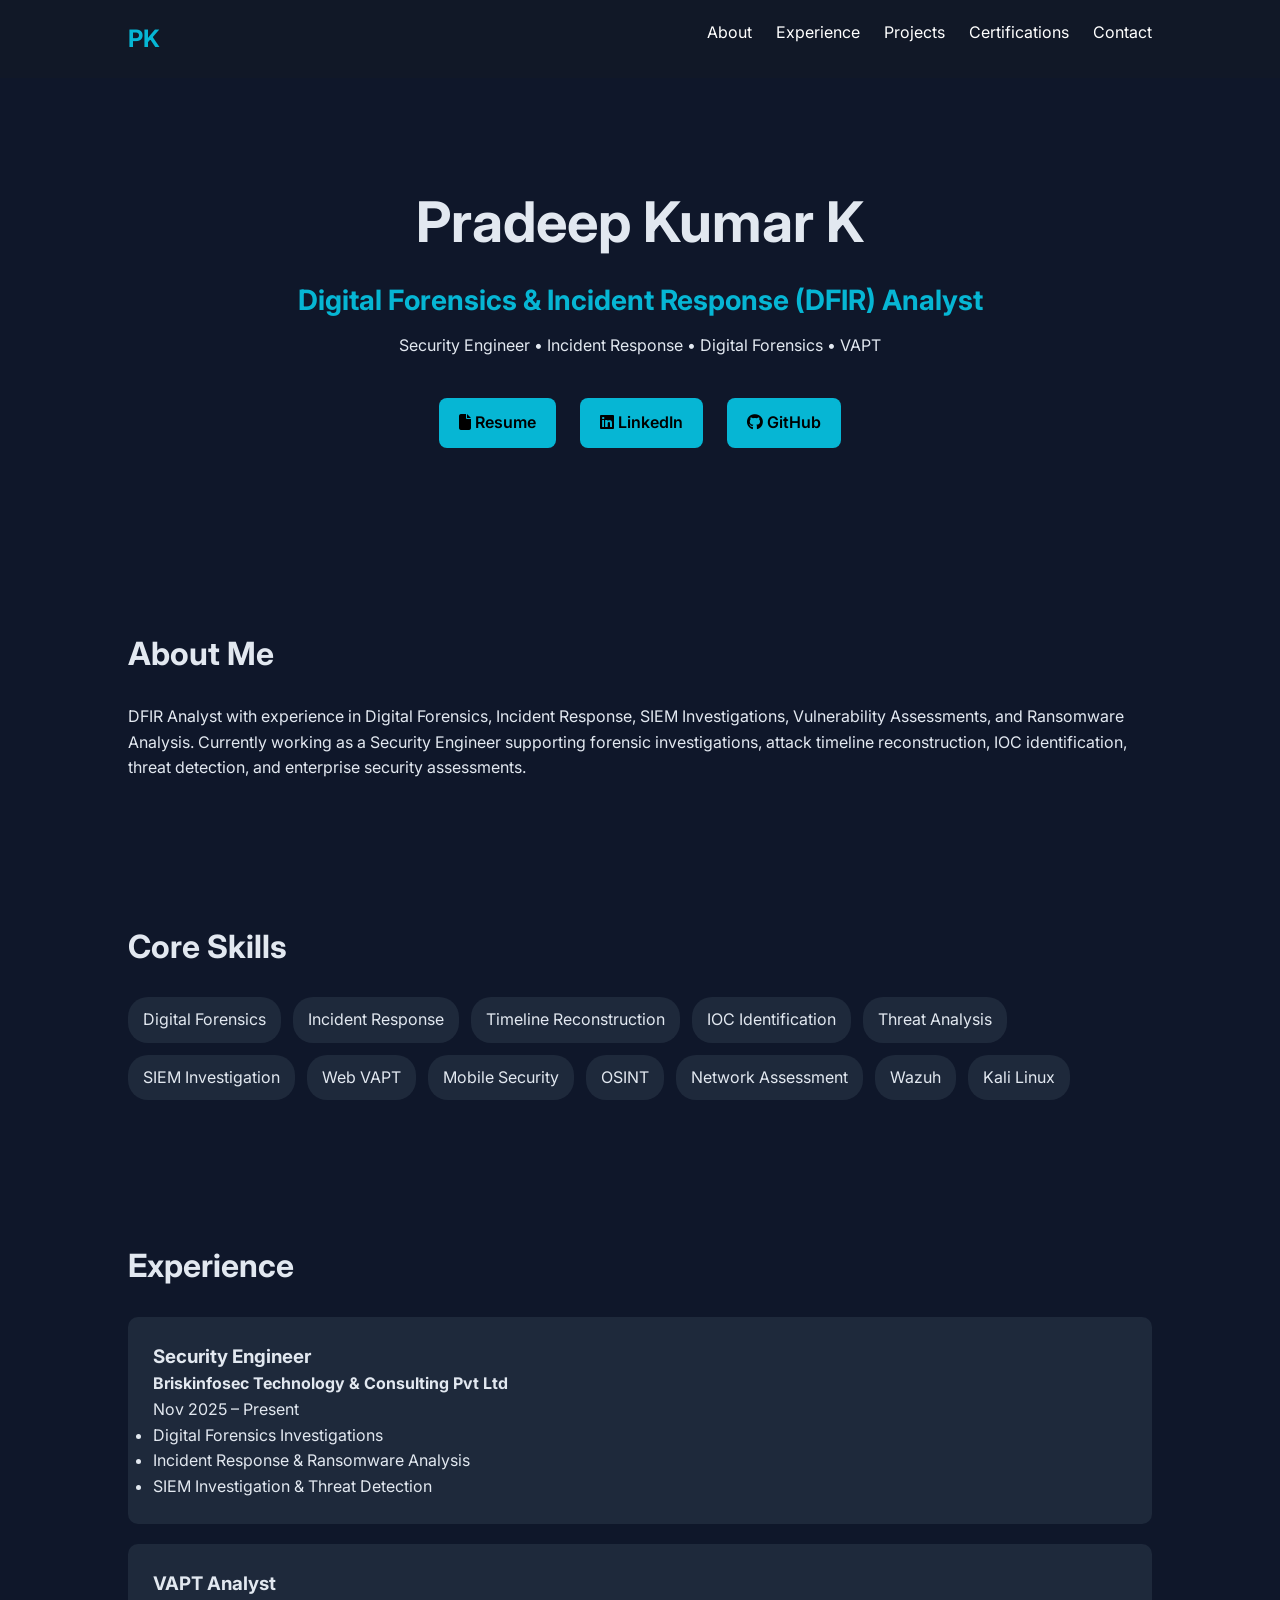
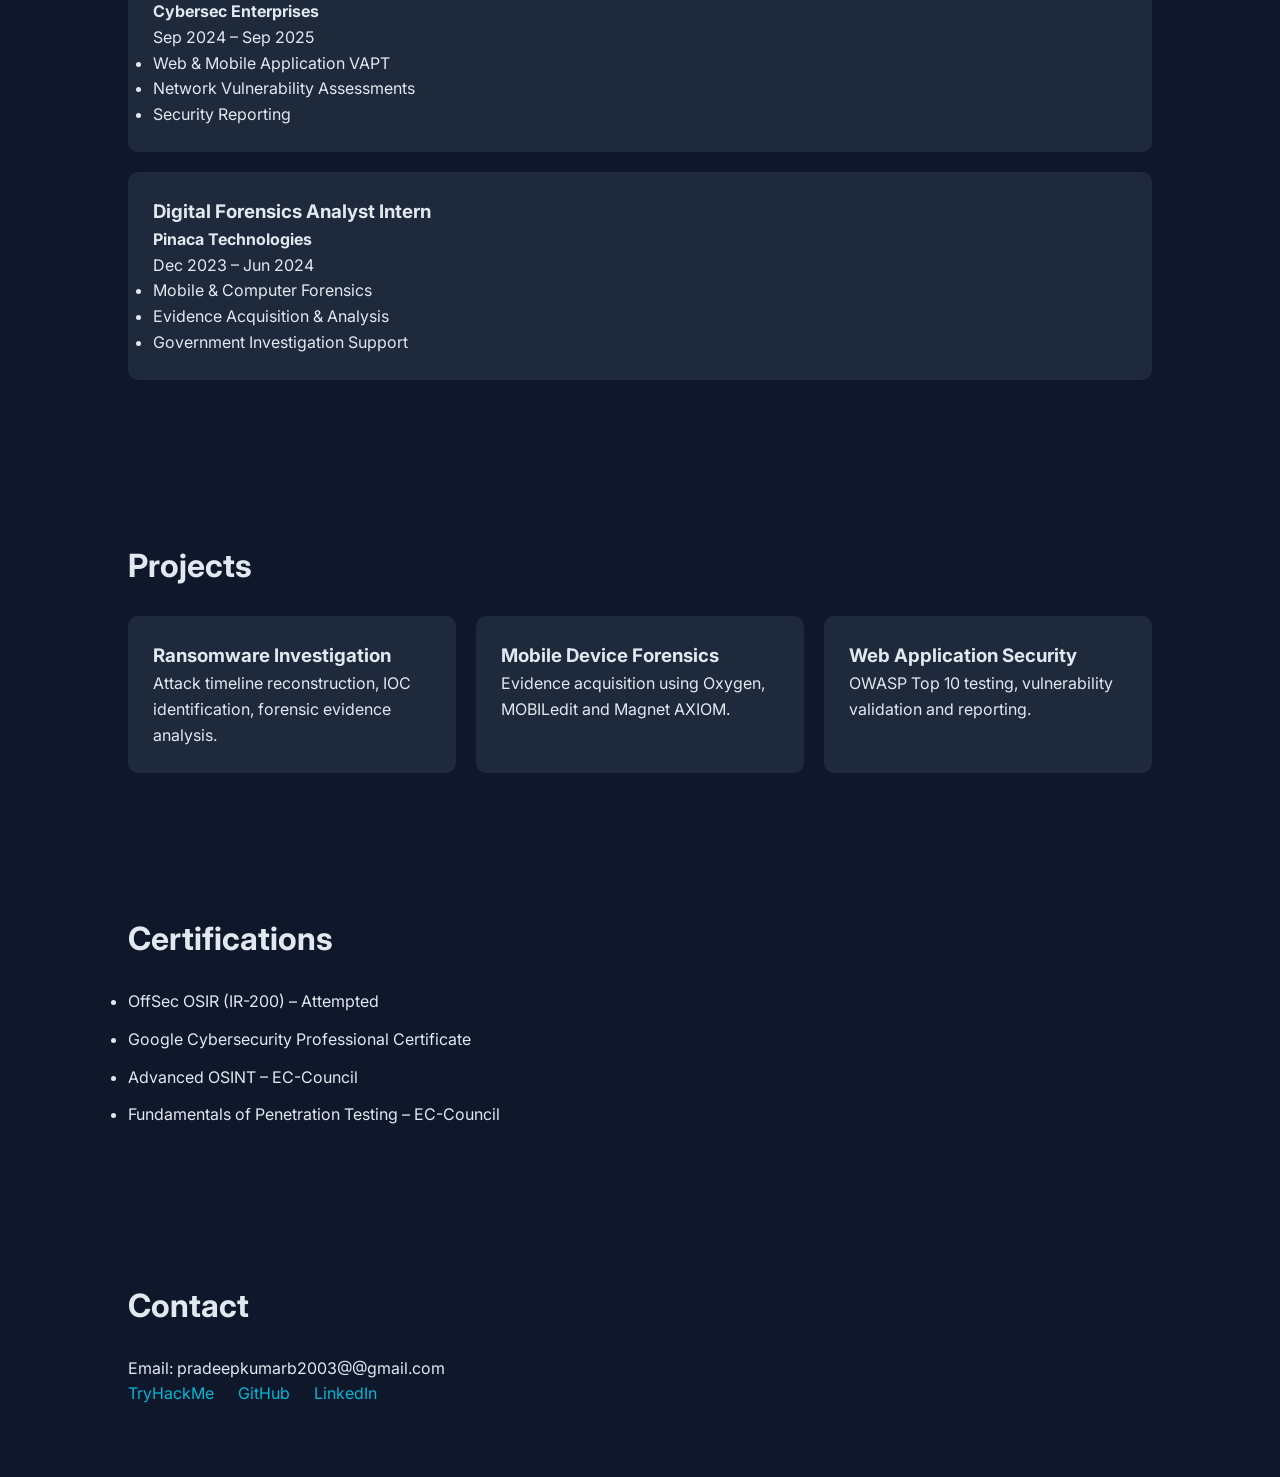
<file: index.html>
<!DOCTYPE html>
<html lang="en">
<head>
<meta charset="UTF-8">
<meta name="viewport" content="width=device-width, initial-scale=1.0">

<title>Pradeep Kumar K | DFIR Analyst</title>

<link rel="preconnect" href="https://fonts.googleapis.com">
<link href="https://fonts.googleapis.com/css2?family=Inter:wght@300;400;500;600;700&display=swap" rel="stylesheet">

<link rel="stylesheet"
href="https://cdnjs.cloudflare.com/ajax/libs/font-awesome/6.5.1/css/all.min.css">

<link rel="stylesheet" href="styles.css">
</head>

<body>

<nav>
    <div class="logo">PK</div>

    <div class="nav-links">
        <a href="#about">About</a>
        <a href="#experience">Experience</a>
        <a href="#projects">Projects</a>
        <a href="#certs">Certifications</a>
        <a href="#contact">Contact</a>
    </div>
</nav>

<section class="hero">

    <h1>Pradeep Kumar K</h1>

    <h2>
        Digital Forensics & Incident Response (DFIR) Analyst
    </h2>

    <p>
        Security Engineer • Incident Response • Digital Forensics • VAPT
    </p>

    <div class="hero-buttons">

        <a href="resume.pdf" class="btn">
            <i class="fa-solid fa-file"></i>
            Resume
        </a>

        <a href="https://www.linkedin.com/in/pradeepkumark2701/"
           target="_blank"
           class="btn">

            <i class="fab fa-linkedin"></i>
            LinkedIn
        </a>

        <a href="https://github.com/kpradeep-UK"
           target="_blank"
           class="btn">

            <i class="fab fa-github"></i>
            GitHub
        </a>

    </div>

</section>

<section id="about" class="section">

    <h2>About Me</h2>

    <p>
        DFIR Analyst with experience in Digital Forensics,
        Incident Response, SIEM Investigations,
        Vulnerability Assessments, and Ransomware Analysis.

        Currently working as a Security Engineer supporting
        forensic investigations, attack timeline reconstruction,
        IOC identification, threat detection, and enterprise
        security assessments.
    </p>

</section>

<section class="section">

<h2>Core Skills</h2>

<div class="skills">

<span>Digital Forensics</span>
<span>Incident Response</span>
<span>Timeline Reconstruction</span>
<span>IOC Identification</span>
<span>Threat Analysis</span>
<span>SIEM Investigation</span>
<span>Web VAPT</span>
<span>Mobile Security</span>
<span>OSINT</span>
<span>Network Assessment</span>
<span>Wazuh</span>
<span>Kali Linux</span>

</div>

</section>

<section id="experience" class="section">

<h2>Experience</h2>

<div class="timeline">

<div class="timeline-item">
<h3>Security Engineer</h3>
<h4>Briskinfosec Technology & Consulting Pvt Ltd</h4>
<p>Nov 2025 – Present</p>

<ul>
<li>Digital Forensics Investigations</li>
<li>Incident Response & Ransomware Analysis</li>
<li>SIEM Investigation & Threat Detection</li>
</ul>
</div>

<div class="timeline-item">
<h3>VAPT Analyst</h3>
<h4>Cybersec Enterprises</h4>
<p>Sep 2024 – Sep 2025</p>

<ul>
<li>Web & Mobile Application VAPT</li>
<li>Network Vulnerability Assessments</li>
<li>Security Reporting</li>
</ul>
</div>

<div class="timeline-item">
<h3>Digital Forensics Analyst Intern</h3>
<h4>Pinaca Technologies</h4>
<p>Dec 2023 – Jun 2024</p>

<ul>
<li>Mobile & Computer Forensics</li>
<li>Evidence Acquisition & Analysis</li>
<li>Government Investigation Support</li>
</ul>
</div>

</div>

</section>

<section id="projects" class="section">

<h2>Projects</h2>

<div class="cards">

<div class="card">
<h3>Ransomware Investigation</h3>
<p>
Attack timeline reconstruction,
IOC identification,
forensic evidence analysis.
</p>
</div>

<div class="card">
<h3>Mobile Device Forensics</h3>
<p>
Evidence acquisition using Oxygen,
MOBILedit and Magnet AXIOM.
</p>
</div>

<div class="card">
<h3>Web Application Security</h3>
<p>
OWASP Top 10 testing,
vulnerability validation and reporting.
</p>
</div>

</div>

</section>

<section id="certs" class="section">

<h2>Certifications</h2>

<ul class="cert-list">
<li>OffSec OSIR (IR-200) – Attempted</li>
<li>Google Cybersecurity Professional Certificate</li>
<li>Advanced OSINT – EC-Council</li>
<li>Fundamentals of Penetration Testing – EC-Council</li>
</ul>

</section>

<section id="contact" class="section">

<h2>Contact</h2>

<p>Email: pradeepkumarb2003@@gmail.com</p>

<div class="contact-links">

<a href="https://tryhackme.com/p/D4rk9t4r3n6X" target="_blank">
TryHackMe
</a>

<a href="https://github.com/kpradeep-UK" target="_blank">
GitHub
</a>

<a href="https://www.linkedin.com/in/pradeepkumark2701/" target="_blank">
LinkedIn
</a>

</div>

</section>

<script src="script.js"></script>

</body>
</html>
</file>
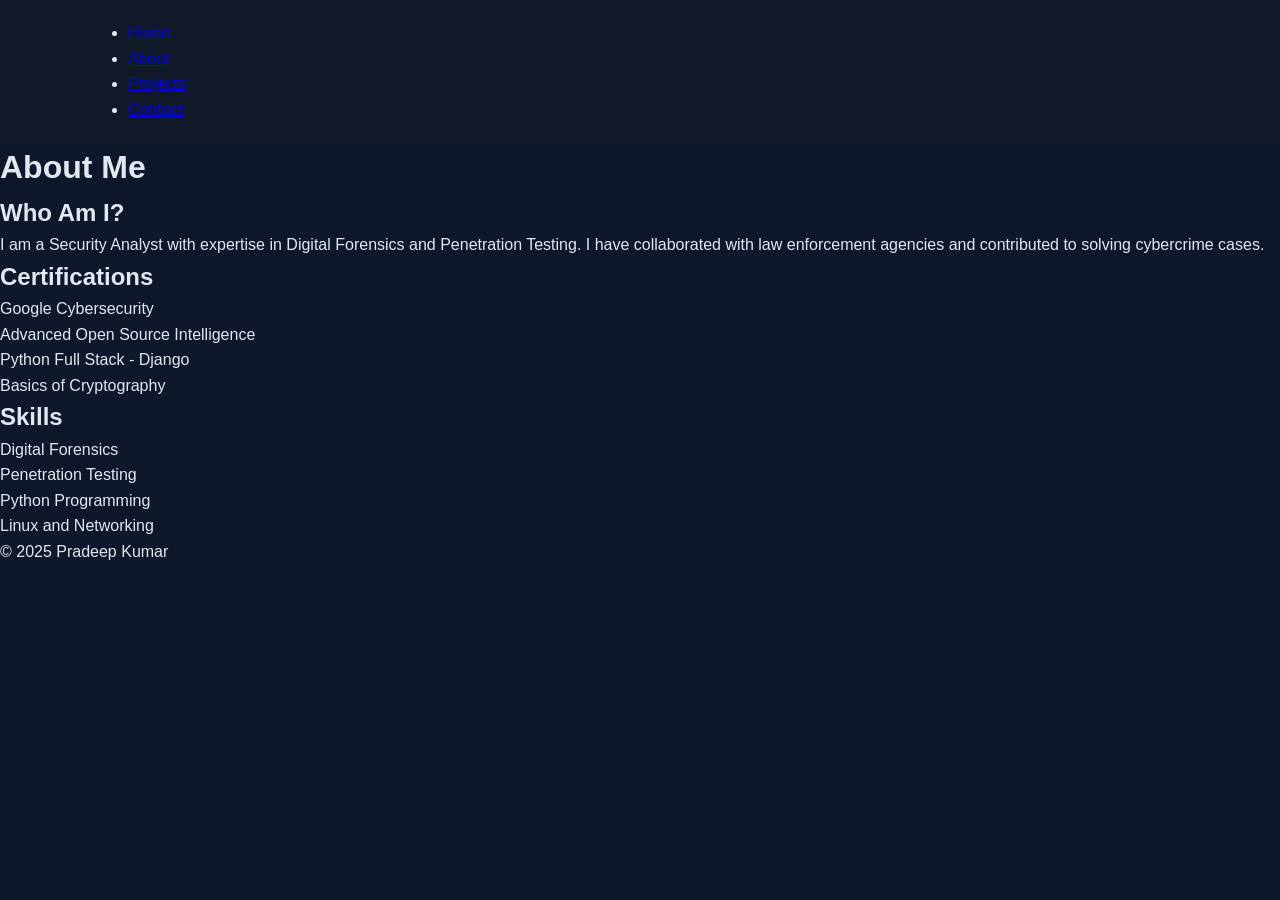
<file: about.html>
<!DOCTYPE html>
<html lang="en">
<head>
    <meta charset="UTF-8">
    <meta name="viewport" content="width=device-width, initial-scale=1.0">
    <title>About Me - Pradeep Kumar</title>
    <link rel="stylesheet" href="styles.css">
</head>
<body>
    <nav>
        <ul>
            <li><a href="index.html">Home</a></li>
            <li><a href="about.html">About</a></li>
            <li><a href="projects.html">Projects</a></li>
            <li><a href="contact.html">Contact</a></li>
        </ul>
    </nav>
    <header>
        <h1>About Me</h1>
    </header>
    <main>
        <section>
            <h2>Who Am I?</h2>
            <p>I am a Security Analyst with expertise in Digital Forensics and Penetration Testing. I have collaborated with law enforcement agencies and contributed to solving cybercrime cases.</p>
        </section>
        <section>
            <h2>Certifications</h2>
            <ul>
                <li>Google Cybersecurity</li>
                <li>Advanced Open Source Intelligence</li>
                <li>Python Full Stack - Django</li>
                <li>Basics of Cryptography</li>
            </ul>
        </section>
        <section>
            <h2>Skills</h2>
            <ul>
                <li>Digital Forensics</li>
                <li>Penetration Testing</li>
                <li>Python Programming</li>
                <li>Linux and Networking</li>
            </ul>
        </section>
    </main>
    <footer>
        <p>© 2025 Pradeep Kumar</p>
    </footer>
</body>
</html>
</file>
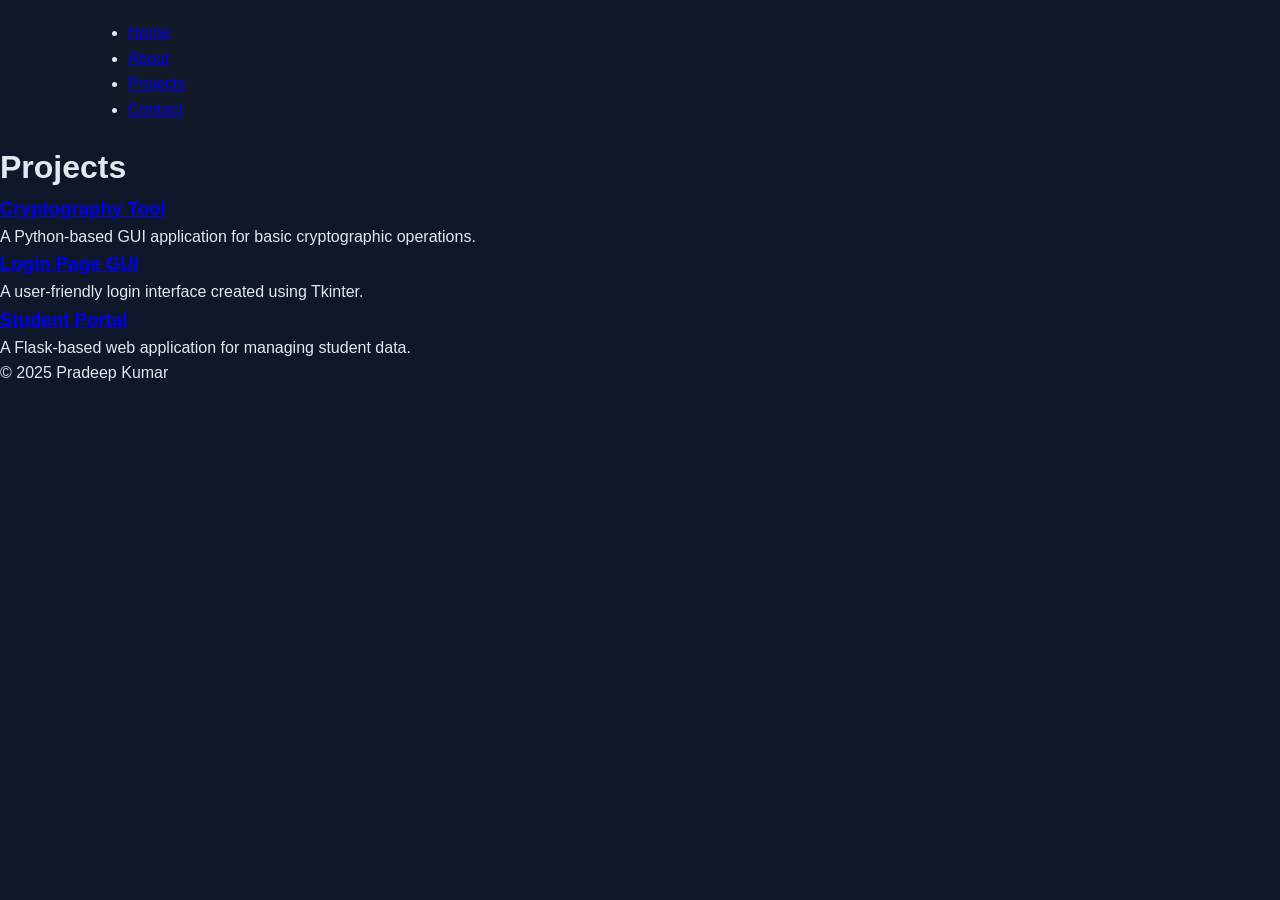
<file: projects.html>
<!DOCTYPE html>
<html lang="en">
<head>
    <meta charset="UTF-8">
    <meta name="viewport" content="width=device-width, initial-scale=1.0">
    <title>Projects - Pradeep Kumar</title>
    <link rel="stylesheet" href="styles.css">
</head>
<body>
    <nav>
        <ul>
            <li><a href="index.html">Home</a></li>
            <li><a href="about.html">About</a></li>
            <li><a href="projects.html">Projects</a></li>
            <li><a href="contact.html">Contact</a></li>
        </ul>
    </nav>
    <header>
        <h1>Projects</h1>
    </header>
    <main>
        <section>
            <div class="project">
                <h3><a href="https://github.com/kpradeep-UK/Basic-Cryptography-GUI-Python" target="_blank">Cryptography Tool</a></h3>
                <p>A Python-based GUI application for basic cryptographic operations.</p>
            </div>
            <div class="project">
                <h3><a href="https://github.com/kpradeep-UK/Login-Page-Using-Tkinter" target="_blank">Login Page GUI</a></h3>
                <p>A user-friendly login interface created using Tkinter.</p>
            </div>
            <div class="project">
                <h3><a href="https://github.com/kpradeep-UK/StudentPortal-Flask-Python" target="_blank">Student Portal</a></h3>
                <p>A Flask-based web application for managing student data.</p>
            </div>
        </section>
    </main>
    <footer>
        <p>© 2025 Pradeep Kumar</p>
    </footer>
</body>
</html>
</file>
<file: styles.css>
*{
margin:0;
padding:0;
box-sizing:border-box;
scroll-behavior:smooth;
}

body{
font-family:'Inter',sans-serif;
background:#0f172a;
color:#e2e8f0;
line-height:1.6;
}

nav{
display:flex;
justify-content:space-between;
padding:20px 10%;
background:#111827;
position:sticky;
top:0;
z-index:1000;
}

.logo{
font-size:24px;
font-weight:700;
color:#06b6d4;
}

.nav-links a{
margin-left:20px;
color:white;
text-decoration:none;
}

.hero{
padding:100px 10%;
text-align:center;
}

.hero h1{
font-size:56px;
margin-bottom:10px;
}

.hero h2{
font-size:28px;
color:#06b6d4;
margin-bottom:10px;
}

.hero-buttons{
margin-top:30px;
}

.btn{
display:inline-block;
padding:12px 20px;
margin:10px;
background:#06b6d4;
color:black;
text-decoration:none;
border-radius:8px;
font-weight:600;
}

.section{
padding:70px 10%;
}

.section h2{
margin-bottom:25px;
font-size:32px;
}

.skills{
display:flex;
flex-wrap:wrap;
gap:12px;
}

.skills span{
background:#1e293b;
padding:10px 15px;
border-radius:20px;
}

.timeline-item{
background:#1e293b;
padding:25px;
margin-bottom:20px;
border-radius:10px;
}

.cards{
display:grid;
grid-template-columns:repeat(auto-fit,minmax(280px,1fr));
gap:20px;
}

.card{
background:#1e293b;
padding:25px;
border-radius:10px;
}

.cert-list li{
margin-bottom:12px;
}

.contact-links a{
margin-right:20px;
color:#06b6d4;
text-decoration:none;
}

@media(max-width:768px){

.hero h1{
font-size:38px;
}

.hero h2{
font-size:22px;
}

nav{
flex-direction:column;
gap:10px;
}
}
</file>
